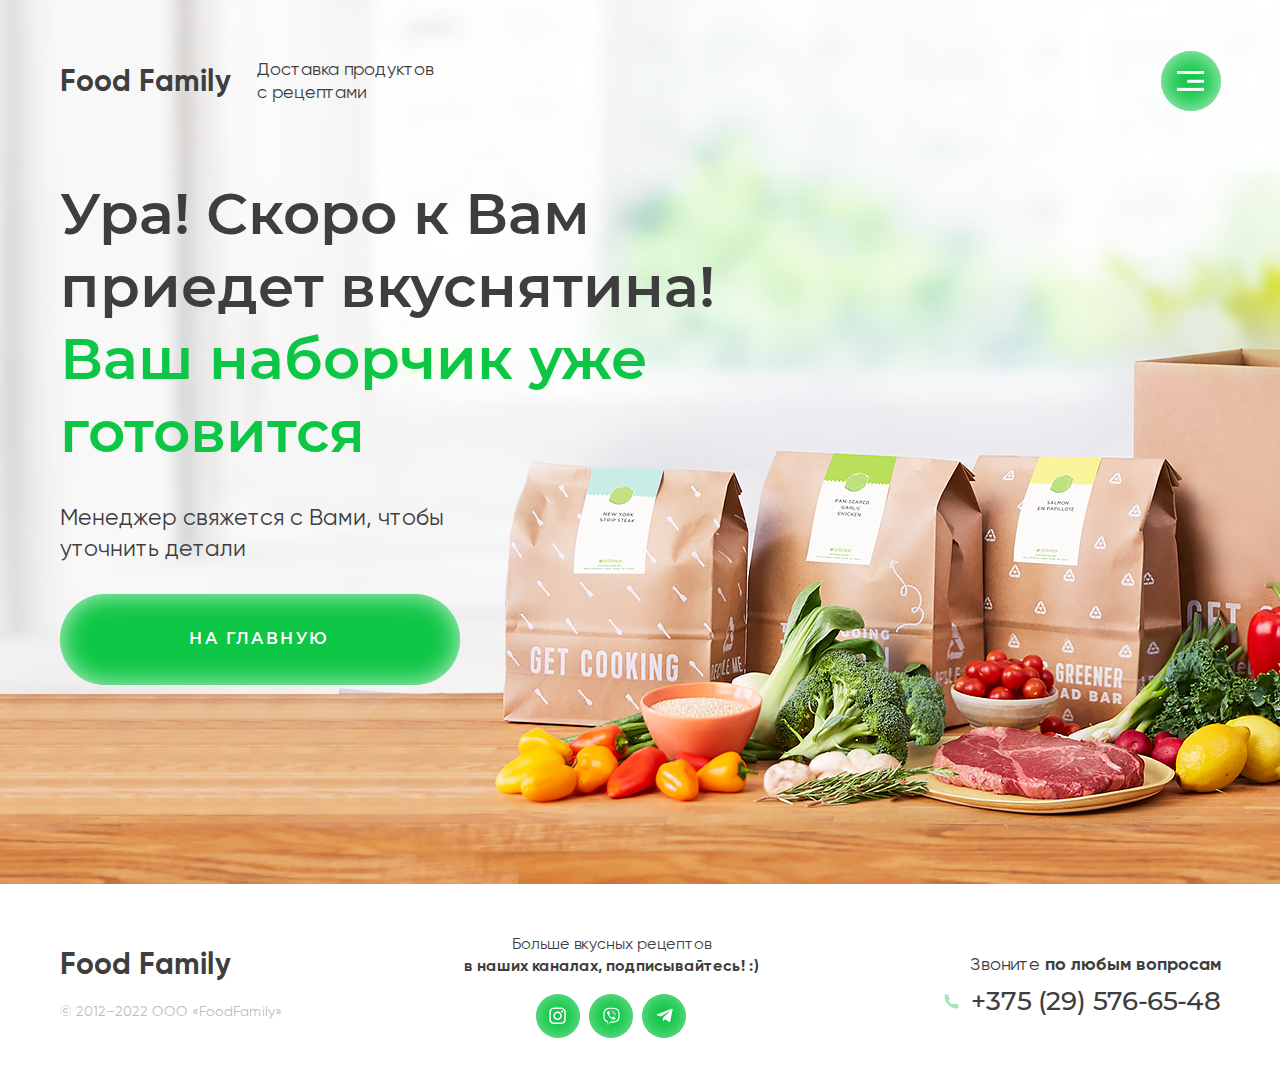
<file: thanks.html>
<!DOCTYPE html>
<html lang="ru">
<head>
	<meta charset="UTF-8">
	<title>Food Family</title>
	<meta name="viewport" content="width=device-width, initial-scale=1 , maximum-scale=1">
	<meta name="format-detection" content="telephone=no">
	<!-- title icon-->
	<link rel="shortcut icon" type="image/x-icon" href="Favicon.ico">
	<!-- libs css-->
	<link rel="stylesheet" href="css/libs.min.css">
	<!-- main css -->
	<link rel="stylesheet" href="css/main.css">
</head>
<body>
<div class="modal-dark"></div>
<div class="modal-form">
	<img src="img/close.svg" alt="" class="modal-form__close">
	<form action="#" class="modal-form__inner">
		<h2 class="modal-form__title">
			Начните готовить легко и быстро <br>
			с Food Family
		</h2>
		<input type="text" class="modal-form__input phone" placeholder="+375">
		<p class="modal-form__subtext">
			Укажите Ваш номер телефона, <br>
			пожалуйста
		</p>
		<p class="modal-form__politic">
			Нажимая кнопку "Оформить заказ" вы <br>
			соглашаетесь на обработку <a href="">персональных <br>данных</a>
		</p>
		<a href="#" class="modal-form__btn btn">
			оформить заказ
		</a>
	</form>
</div>
<div class="modal-menu" id="modal-menu">
	<img src="img/menu-close.svg" alt="" class="modal-menu__close">
	<div class="modal-menu-center">
		<div class="modal-menu-phone">
			<span class="modal-menu__title">
				Мы всегда на связи :)
			</span>
			<a href="tel:" class="modal-menu__number">
				+375 (29) 576-65-48
			</a>
			<span class="modal-menu__subtitle">
				Если возник вопрос — звоните или пишите
			</span>
			<div class="modal-menu-soc flex-a">
				<a href="#" class="modal-menu__link flex-c modal-menu__link--viber">
					<img src="img/viber-menu.svg" alt="">
				</a>
				<a href="#" class="modal-menu__link flex-c modal-menu__link--telegram">
					<img src="img/telegram-menu.svg" alt="">
				</a>
			</div>
		</div>
		<ul class="modal-menu-list">
			<li>
				<a href="#work">
					Как это работает
				</a>
			</li>
			<li>
				<a href="#catalog">
					Блюда
				</a>
			</li>
			<li>
				<a href="#probe">
					Что в наборе
				</a>
			</li>
			<li>
				<a href="#reviews">
					Отзывы
				</a>
			</li>
			<li>
				<a href="#questions">
					Вопросы
				</a>
			</li>
		</ul>
	</div>
</div>
<header class="header header--thanks">
	<img src="img/header-bg.jpg" alt="" class="section-bg pc-true">
	<img src="img/bg-thanks.jpg" alt="" class="section-bg mob-true">
	<img src="img/foliage.png" alt="" class="section-bg header-foliage pc-true">
	<img src="img/header-foliage-mobile.png" alt="" class="section-bg header-foliage mob-true">
	<nav class="nav">
		<div class="container">
			<div class="nav-logo flex-r">
				<div class="nav-logo-left flex-a">
					<h2 class="nav-logo__text">
						Food Family
					</h2>
					<p class="nav-logo__subtext">
						Доставка продуктов с рецептами
					</p>
				</div>
				<div class="nav-logo-right">
					<a href="#" class="nav-menu">
						<img src="img/menu.svg" alt="">
					</a>
				</div>
			</div>
		</div>
	</nav>
	<div class="header-content">
		<div class="container">
			<h1 class="header-content__title">
				Ура! Скоро <br class="mob-true">к Вам приедет вкуснятина!
				<span>Ваш наборчик уже готовится</span>
			</h1>
			<h2 class="header-content__subtext">
				Менеджер свяжется с Вами, чтобы уточнить детали
			</h2>
			<a href="index.html" class="btn header-content__btn btn-modal">
				на главную
			</a>
		</div>
	</div>
</header>
<footer class="footer">
	<div class="container">
		<div class="footer-row flex-r">
			<div class="footer-logo">
				<h2 class="nav-logo__text">
					Food Family
				</h2>
				<span class="footer-copy">
					© 2012–2022 ООО «FoodFamily» 
				</span>
			</div>
			<div class="footer-soc">
				<p class="footer-soc__title">
					Больше вкусных рецептов <br>
					<strong>в наших каналах, подписывайтесь! :)</strong>
				</p>
				<div class="footer-soc-row flex-a">
					<a href="#" class="footer-soc__link">
						<img src="img/instagram-icon.svg" alt="">
					</a>
					<a href="#" class="footer-soc__link">
						<img src="img/viber-icon.svg" alt="">
					</a>
					<a href="#" class="footer-soc__link">
						<img src="img/telegram-icon.svg" alt="">
					</a>
				</div>
			</div>
			<div class="footer-phone">
				<span class="footer-phone__title">
					Звоните <strong>по любым вопросам</strong>
				</span>
				<a href="tel:" class="footer-phone__number">
					<img src="img/phone-icon.svg" alt="">
					+375 (29) 576-65-48
				</a>
			</div>
		</div>
	</div>
</footer>
<!-- libs js -->
<script src="js/libs.min.js"></script>
<script src="js/common.js"></script>
</body>

</html>
</file>
<file: css/main.css>
@font-face {
  font-family: 'Montserrat';
  src: url("../fonts/Montserrat-SemiBold.woff2") format("woff2"), url("../fonts/Montserrat-SemiBold.woff") format("woff");
  font-weight: 600;
  font-style: normal;
  font-display: swap; }

@font-face {
  font-family: 'Gilroy';
  src: url("../fonts/Gilroy-Regular.woff2") format("woff2"), url("../fonts/Gilroy-Regular.woff") format("woff"), url("../fonts/Gilroy-Regular.svg#Gilroy-Regular") format("svg");
  font-weight: normal;
  font-style: normal;
  font-display: swap; }

@font-face {
  font-family: 'Gilroy';
  src: url("../fonts/Gilroy-Bold.woff2") format("woff2"), url("../fonts/Gilroy-Bold.woff") format("woff"), url("../fonts/Gilroy-Bold.svg#Gilroy-Bold") format("svg");
  font-weight: bold;
  font-style: normal;
  font-display: swap; }

@font-face {
  font-family: 'Gilroy';
  src: url("../fonts/Gilroy-SemiBold.woff2") format("woff2"), url("../fonts/Gilroy-SemiBold.woff") format("woff"), url("../fonts/Gilroy-SemiBold.svg#Gilroy-SemiBold") format("svg");
  font-weight: 600;
  font-style: normal;
  font-display: swap; }

@font-face {
  font-family: 'Gilroy';
  src: url("../fonts/Gilroy-Medium.woff2") format("woff2"), url("../fonts/Gilroy-Medium.woff") format("woff"), url("../fonts/Gilroy-Medium.svg#Gilroy-Medium") format("svg");
  font-weight: 500;
  font-style: normal;
  font-display: swap; }

@font-face {
  font-family: 'Muller';
  src: url("../fonts/MullerMedium.woff2") format("woff2"), url("../fonts/MullerMedium.woff") format("woff"), url("../fonts/MullerMedium.svg#MullerMedium") format("svg");
  font-weight: 500;
  font-style: normal;
  font-display: swap; }

@font-face {
  font-family: 'Muller';
  src: url("../fonts/MullerBold.woff2") format("woff2"), url("../fonts/MullerBold.woff") format("woff"), url("../fonts/MullerBold.svg#MullerBold") format("svg");
  font-weight: bold;
  font-style: normal;
  font-display: swap; }

@font-face {
  font-family: 'Montserrat';
  src: url("../fonts/Montserrat-Bold.woff2") format("woff2"), url("../fonts/Montserrat-Bold.woff") format("woff"), url("../fonts/Montserrat-Bold.svg#Montserrat-Bold") format("svg");
  font-weight: bold;
  font-style: normal;
  font-display: swap; }

@font-face {
  font-family: 'Montserrat';
  src: url("../fonts/Montserrat-Medium.woff2") format("woff2"), url("../fonts/Montserrat-Medium.woff") format("woff");
  font-weight: 500;
  font-style: normal;
  font-display: swap; }

.container {
  max-width: 1161px;
  margin-right: auto;
  margin-left: auto; }

.nav {
  padding-top: 51px; }

.nav-logo {
  display: -webkit-box;
  display: -ms-flexbox;
  display: flex;
  -webkit-box-align: center;
      -ms-flex-align: center;
          align-items: center; }

.header {
  min-height: 884px; }

.section-bg {
  position: absolute;
  left: 50%;
  -webkit-transform: translateX(-50%);
      -ms-transform: translateX(-50%);
          transform: translateX(-50%);
  top: 0;
  z-index: 0; }

.header-foliage {
  z-index: 1; }

header, footer, section {
  position: relative; }
  header .container, footer .container, section .container {
    position: relative;
    z-index: 10; }

.nav-logo__subtext {
  margin-left: 26px;
  font-family: 'Gilroy';
  font-style: normal;
  font-weight: 400;
  font-size: 18px;
  line-height: 126.5%;
  color: #3E3E3E;
  max-width: 177px; }

.nav-logo__text {
  font-family: 'Gilroy';
  font-style: normal;
  font-weight: 700;
  font-size: 30px;
  line-height: 103%;
  color: #3E3E3E; }

.nav {
  margin-bottom: 67px; }

.nav-menu {
  display: -webkit-box;
  display: -ms-flexbox;
  display: flex;
  -webkit-box-align: center;
      -ms-flex-align: center;
          align-items: center;
  -webkit-box-pack: center;
      -ms-flex-pack: center;
          justify-content: center;
  width: 60px;
  height: 60px;
  border-radius: 50%;
  background: #0EC645;
  -webkit-box-shadow: inset 0px 0px 26px rgba(255, 255, 255, 0.76);
          box-shadow: inset 0px 0px 26px rgba(255, 255, 255, 0.76);
  -webkit-transition: .4s all ease;
  -o-transition: .4s all ease;
  transition: .4s all ease; }
  .nav-menu:hover {
    background: #10de4d; }

.flex-c {
  display: -webkit-box;
  display: -ms-flexbox;
  display: flex;
  -webkit-box-align: center;
      -ms-flex-align: center;
          align-items: center;
  -webkit-box-pack: center;
      -ms-flex-pack: center;
          justify-content: center; }

.flex-a {
  display: -webkit-box;
  display: -ms-flexbox;
  display: flex;
  -webkit-box-align: center;
      -ms-flex-align: center;
          align-items: center; }

.flex-j {
  display: -webkit-box;
  display: -ms-flexbox;
  display: flex;
  -webkit-box-align: center;
      -ms-flex-align: center;
          align-items: center; }

.flex-r {
  display: -webkit-box;
  display: -ms-flexbox;
  display: flex;
  -webkit-box-align: center;
      -ms-flex-align: center;
          align-items: center;
  -webkit-box-pack: justify;
      -ms-flex-pack: justify;
          justify-content: space-between; }

.header-content__title {
  font-family: 'Montserrat';
  font-style: normal;
  font-weight: 700;
  font-size: 70px;
  line-height: 125.5%;
  text-transform: uppercase;
  color: #3E3E3E;
  max-width: 645px;
  margin-bottom: 31px; }

.price-discount__old {
  font-family: 'Muller';
  font-style: normal;
  font-weight: 500;
  font-size: 35.0426px;
  color: #AEAEAE;
  line-height: 118%;
  position: relative; }
  .price-discount__old::after {
    position: absolute;
    top: 50%;
    left: 50%;
    -webkit-transform: translate(-50%, -50%);
        -ms-transform: translate(-50%, -50%);
            transform: translate(-50%, -50%);
    height: 3.5px;
    background: #AEAEAE;
    content: '';
    display: block;
    width: 110%; }

.price-discount__new {
  display: -webkit-box;
  display: -ms-flexbox;
  display: flex;
  -webkit-box-align: center;
      -ms-flex-align: center;
          align-items: center;
  -webkit-box-sizing: border-box;
          box-sizing: border-box;
  padding-left: 14.4px;
  font-family: 'Muller';
  font-style: normal;
  font-weight: 700;
  font-size: 32.4785px;
  color: #FFFFFF;
  position: relative;
  width: 114.37px;
  height: 66.49px;
  background-size: cover;
  background-image: url("../img/discount.svg");
  margin-left: 22px;
  line-height: 118%; }

.header-content__subtitle {
  margin-top: 41px;
  font-family: 'Gilroy';
  font-style: normal;
  font-weight: 400;
  font-size: 23px;
  line-height: 135.5%;
  color: #3E3E3E;
  max-width: 401px;
  margin-bottom: 42px; }
  .header-content__subtitle strong {
    font-family: 'Gilroy';
    font-weight: 600; }
  .header-content__subtitle img {
    margin-right: 5px;
    margin-left: 5px; }

.btn {
  display: -webkit-inline-box;
  display: -ms-inline-flexbox;
  display: inline-flex;
  -webkit-box-align: center;
      -ms-flex-align: center;
          align-items: center;
  -webkit-box-pack: center;
      -ms-flex-pack: center;
          justify-content: center;
  height: 91px;
  background: #0EC645;
  -webkit-box-shadow: inset 0px 0px 26px rgba(255, 255, 255, 0.76);
          box-shadow: inset 0px 0px 26px rgba(255, 255, 255, 0.76);
  border-radius: 55px;
  -webkit-transition: .4s all ease;
  -o-transition: .4s all ease;
  transition: .4s all ease;
  font-family: 'Montserrat';
  font-style: normal;
  font-weight: 600;
  font-size: 16px;
  line-height: 103%;
  text-align: center;
  letter-spacing: 0.155em;
  text-transform: uppercase;
  color: #FFFFFF; }
  .btn:hover {
    background: #10de4d;
    color: #FFFFFF; }

.header-content__btn {
  padding: 0 81px; }

.section-title {
  font-family: 'Montserrat';
  font-style: normal;
  font-weight: 600;
  font-size: 50px;
  line-height: 125.5%;
  text-align: center;
  color: #3E3E3E; }
  .section-title span {
    color: #0EC645; }

.work {
  margin-top: -32px;
  z-index: 100;
  padding-bottom: 76px; }

.work-icon {
  margin-right: auto;
  margin-left: auto;
  width: 99px;
  height: 99px;
  background: #FFFFFF;
  border-radius: 50%;
  margin-bottom: 43px; }

.work-icon__inner {
  width: 79px;
  height: 79px;
  background: -webkit-linear-gradient(302.1deg, #F1A44A -0.3%, #FF8038 84.07%);
  background: -o-linear-gradient(302.1deg, #F1A44A -0.3%, #FF8038 84.07%);
  background: linear-gradient(147.9deg, #F1A44A -0.3%, #FF8038 84.07%);
  border-radius: 50%;
  -webkit-box-shadow: inset 0px 0px 19px rgba(255, 255, 255, 0.48);
          box-shadow: inset 0px 0px 19px rgba(255, 255, 255, 0.48); }

.work-img {
  margin-top: -10px;
  position: relative;
  right: 55px; }

.work-text {
  font-family: 'Gilroy';
  font-style: normal;
  font-weight: 400;
  font-size: 16px;
  line-height: 167.5%;
  text-align: center;
  color: #3E3E3E;
  max-width: 244px;
  width: 100%;
  margin-top: 14px; }
  .work-text:nth-child(2) {
    margin-left: 76px;
    margin-right: 69px;
    margin-top: 38px; }
  .work-text:last-child {
    max-width: 278px; }
  .work-text strong {
    font-family: 'Gilroy';
    font-style: normal;
    font-weight: 600; }

.work-row {
  display: -webkit-box;
  display: -ms-flexbox;
  display: flex;
  -webkit-box-align: start;
      -ms-flex-align: start;
          align-items: flex-start;
  -webkit-box-pack: center;
      -ms-flex-pack: center;
          justify-content: center; }

.catalog {
  margin-bottom: 71px; }

.catalog-row {
  margin-top: 42px;
  display: -webkit-box;
  display: -ms-flexbox;
  display: flex;
  -webkit-box-orient: vertical;
  -webkit-box-direction: normal;
      -ms-flex-direction: column;
          flex-direction: column;
  position: relative; }

.catalog-shrimp {
  position: absolute;
  z-index: 99;
  right: -258px;
  top: -138px; }

.catalog-block {
  width: 100%;
  margin-bottom: 51px;
  position: relative;
  z-index: 100; }
  .catalog-block:last-child {
    margin-bottom: 0; }

.catalog-block-img {
  width: 100%;
  height: 569px;
  background-size: cover;
  background-position: center;
  border-radius: 15px 15px 0px 0px; }

.catalog-block-compound {
  background: #F9F9F9;
  border-radius: 0px 0px 15px 15px;
  padding-top: 29px;
  padding-left: 41px;
  padding-right: 50px;
  padding-bottom: 30px; }

.catalog-block-calendar {
  display: -webkit-box;
  display: -ms-flexbox;
  display: flex;
  -webkit-box-orient: vertical;
  -webkit-box-direction: normal;
      -ms-flex-direction: column;
          flex-direction: column;
  -webkit-box-align: center;
      -ms-flex-align: center;
          align-items: center;
  -webkit-box-pack: center;
      -ms-flex-pack: center;
          justify-content: center;
  background-size: cover;
  background-position: center;
  background-image: url("../img/calendar.svg");
  width: 77px;
  height: 83px;
  -webkit-box-sizing: border-box;
          box-sizing: border-box;
  padding-top: 17px; }

.block-calendar__time {
  font-family: 'Gilroy';
  font-style: normal;
  font-weight: 500;
  font-size: 10px;
  line-height: 133%;
  color: #BDBDBD; }

.block-calendar__count {
  font-family: 'Montserrat';
  font-style: normal;
  font-weight: 600;
  font-size: 21px;
  line-height: 77%;
  color: #3E3E3E;
  margin-bottom: 4px; }

.block-calendar__date {
  font-family: 'Montserrat';
  font-style: normal;
  font-weight: 700;
  font-size: 10px;
  line-height: 77%;
  letter-spacing: 0.06em;
  text-transform: uppercase;
  color: #3E3E3E; }

.catalog-block-info {
  margin-left: 55px; }

.catalog-block__name {
  font-family: 'Gilroy';
  font-style: normal;
  font-weight: 500;
  font-size: 20px;
  line-height: 133%;
  color: #3E3E3E;
  max-width: 586px; }

.info-bottom-item {
  display: -webkit-box;
  display: -ms-flexbox;
  display: flex;
  -webkit-box-align: center;
      -ms-flex-align: center;
          align-items: center;
  margin-right: 32px;
  font-family: 'Gilroy';
  font-style: normal;
  font-weight: 500;
  font-size: 14px;
  line-height: 133%;
  color: #3E3E3E; }
  .info-bottom-item:last-child {
    margin-right: 0; }
  .info-bottom-item img {
    margin-right: 11px; }

.block-info-bottom {
  margin-top: 13px; }

.info-bottom-calorie {
  font-family: 'Gilroy';
  font-style: normal;
  font-weight: 500;
  font-size: 14px;
  line-height: 133%;
  color: #BDBDBD;
  margin-left: 45px; }

.work-caviar {
  position: absolute;
  left: 53%;
  -webkit-transform: translateX(-50%);
      -ms-transform: translateX(-50%);
          transform: translateX(-50%);
  top: 160px; }

.reviews {
  padding-top: 87px; }

.reviews__subtitle {
  text-align: center;
  font-family: 'Montserrat';
  font-style: normal;
  font-weight: 600;
  font-size: 24px;
  line-height: 125.5%;
  text-align: center;
  text-transform: uppercase;
  overflow: hidden;
  background: -webkit-linear-gradient(302.1deg, #F1A44A -0.3%, #FF8038 84.07%);
  background: -o-linear-gradient(302.1deg, #F1A44A -0.3%, #FF8038 84.07%);
  background: linear-gradient(147.9deg, #F1A44A -0.3%, #FF8038 84.07%);
  -webkit-background-clip: text;
  -webkit-text-fill-color: transparent;
  background-clip: text;
  text-fill-color: transparent;
  margin-top: 35px; }

.reviews-slider {
  margin-top: 49px; }

.reviews {
  padding-bottom: 159px; }

.slick-dots li {
  width: 9px;
  height: 9px;
  border-radius: 50%;
  -webkit-transition: .4s all ease;
  -o-transition: .4s all ease;
  transition: .4s all ease;
  background: #0EC645;
  opacity: 0.3;
  margin-left: 7px;
  margin-right: 7px; }

.slick-dots .slick-active {
  opacity: 1; }

.slick-dots li button:before {
  display: none; }

.slick-dots li button {
  display: none; }

.slick-dots {
  bottom: -88px; }

.questions-row {
  margin-top: 36px; }

.questions-block-top {
  position: relative;
  height: 78px;
  background: #FAFAFA;
  border-radius: 10px;
  display: -webkit-box;
  display: -ms-flexbox;
  display: flex;
  -webkit-box-align: center;
      -ms-flex-align: center;
          align-items: center;
  padding-left: 52px;
  -webkit-box-sizing: border-box;
          box-sizing: border-box;
  -webkit-transition: .2s all ease;
  -o-transition: .2s all ease;
  transition: .2s all ease;
  cursor: pointer;
  font-family: 'Gilroy';
  font-style: normal;
  font-weight: 600;
  font-size: 20px;
  line-height: 125.5%;
  color: #333333; }

.questions-block-arrow {
  position: absolute;
  top: 50%;
  -webkit-transform: translateY(-50%);
      -ms-transform: translateY(-50%);
          transform: translateY(-50%);
  -webkit-transition: .4s all ease;
  -o-transition: .4s all ease;
  transition: .4s all ease;
  right: 35px; }
  .questions-block-arrow path {
    -webkit-transition: .2s all ease;
    -o-transition: .2s all ease;
    transition: .2s all ease; }

.questions-block {
  margin-bottom: 15px;
  max-width: 770px;
  width: 100%; }
  .questions-block:last-child {
    margin-bottom: 0; }

.questions-row {
  display: -webkit-box;
  display: -ms-flexbox;
  display: flex;
  -webkit-box-align: center;
      -ms-flex-align: center;
          align-items: center;
  -webkit-box-orient: vertical;
  -webkit-box-direction: normal;
      -ms-flex-direction: column;
          flex-direction: column; }

.questions-block-content {
  padding-left: 52px;
  max-height: 0px;
  overflow: hidden;
  -webkit-transition: all 0.5s cubic-bezier(0, 1, 0, 1);
  -o-transition: all 0.5s cubic-bezier(0, 1, 0, 1);
  transition: all 0.5s cubic-bezier(0, 1, 0, 1); }
  .questions-block-content a {
    font-family: 'Montserrat';
    font-style: normal;
    font-weight: 600;
    font-size: 12px;
    line-height: 100%;
    letter-spacing: 0.155em;
    text-transform: uppercase;
    color: #0EC645;
    margin-left: 5px;
    -webkit-transition: .4s all ease;
    -o-transition: .4s all ease;
    transition: .4s all ease;
    border-bottom: 1px solid #0EC645; }
    .questions-block-content a:hover {
      color: #0EC645;
      border-color: transparent; }
  .questions-block-content p {
    max-width: 608px;
    font-family: 'Gilroy';
    font-style: normal;
    font-weight: 400;
    font-size: 16px;
    line-height: 143%;
    color: #3E3E3E; }

.questions-block-active .questions-block-content {
  padding-top: 25px;
  max-height: 100000px;
  -webkit-transition: all 0.5s ease-in-out;
  -o-transition: all 0.5s ease-in-out;
  transition: all 0.5s ease-in-out;
  padding-bottom: 10px; }

.questions-block-active .questions-block-top {
  background: #0EC645;
  -webkit-box-shadow: inset 0px 0px 26px rgba(255, 255, 255, 0.76);
          box-shadow: inset 0px 0px 26px rgba(255, 255, 255, 0.76);
  border-radius: 10px;
  color: #FFFFFF; }

.questions-block-active .questions-block-arrow {
  -webkit-transform: scale(1, -1) translateY(50%);
      -ms-transform: scale(1, -1) translateY(50%);
          transform: scale(1, -1) translateY(50%); }
  .questions-block-active .questions-block-arrow path {
    fill: #fff; }

.probe .section-title .price-discount {
  display: -webkit-inline-box;
  display: -ms-inline-flexbox;
  display: inline-flex;
  margin-left: 8px;
  position: relative;
  bottom: 5px; }

.probe .section-title .price-discount__old {
  color: #AEAEAE;
  font-size: 31.6223px;
  line-height: 118%;
  padding-top: 5px; }

.probe .section-title .price-discount__new {
  color: #fff;
  font-size: 29.3085px;
  line-height: 118%;
  width: 103.21px;
  height: 60px;
  padding-top: 5px; }

.probe__btn {
  margin-right: auto;
  margin-left: auto;
  width: 402px;
  display: -webkit-box;
  display: -ms-flexbox;
  display: flex;
  margin-top: 38px;
  font-weight: 600;
  font-size: 14px;
  line-height: 103%;
  letter-spacing: 0.155em;
  font-family: 'Montserrat';
  font-style: normal; }

.probe-video {
  width: 1162px;
  height: 668px;
  margin-top: 111px;
  position: relative;
  margin-bottom: 109px; }
  .probe-video .probe-video__mocap {
    position: absolute;
    top: -11px;
    left: 50%;
    -webkit-transform: translateX(-50%);
        -ms-transform: translateX(-50%);
            transform: translateX(-50%); }
  .probe-video video {
    width: 1162px;
    height: 668px;
    height: auto;
    display: none;
    background: red; }

.probe-inside__title {
  font-family: 'Montserrat';
  font-style: normal;
  font-weight: 600;
  font-size: 50px;
  line-height: 125.5%;
  color: #3E3E3E;
  margin-bottom: 22px; }

.probe-inside-block {
  width: 560px;
  height: 140px;
  background: #0EC645;
  -webkit-box-shadow: inset 0px 0px 26px rgba(255, 255, 255, 0.76);
          box-shadow: inset 0px 0px 26px rgba(255, 255, 255, 0.76);
  border-radius: 10px;
  display: -webkit-box;
  display: -ms-flexbox;
  display: flex;
  -webkit-box-align: center;
      -ms-flex-align: center;
          align-items: center;
  padding-left: 75px; }
  .probe-inside-block:last-child {
    padding-left: 34px; }

.probe-inside__counter {
  font-family: 'Gilroy';
  font-style: normal;
  font-weight: 700;
  font-size: 70px;
  line-height: 125.5%;
  text-align: center;
  color: #FFFFFF;
  margin-right: 30px; }

.probe-inside__text {
  font-family: 'Gilroy';
  font-style: normal;
  font-weight: 400;
  font-size: 20px;
  line-height: 131%;
  color: #FFFFFF; }
  .probe-inside__text strong {
    font-family: 'Gilroy';
    font-style: normal;
    font-weight: 600; }

.probe-inside {
  margin-bottom: 38px; }

.guarantee {
  -webkit-box-pack: center;
      -ms-flex-pack: center;
          justify-content: center; }

.guarantee__img {
  margin-right: 42px; }

.guarantee__text p {
  font-family: 'Gilroy';
  font-style: normal;
  font-weight: 500;
  font-size: 20px;
  line-height: 148.5%;
  color: #3E3E3E;
  max-width: 345px; }
  .guarantee__text p strong {
    font-family: 'Gilroy';
    font-style: normal;
    font-weight: 600; }

.guarantee__text--accent {
  font-family: 'Gilroy';
  font-style: normal;
  font-weight: 600;
  font-size: 20px;
  line-height: 148.5%;
  color: #0EC645;
  margin-top: 27px; }
  .guarantee__text--accent img {
    margin-left: 12px;
    position: relative;
    bottom: 4px; }

.suitable {
  width: 1161px;
  height: 463px;
  -webkit-box-shadow: inset 0px 0px 39px rgba(255, 255, 255, 0.52);
          box-shadow: inset 0px 0px 39px rgba(255, 255, 255, 0.52);
  border-radius: 15px;
  margin-right: auto;
  margin-left: auto;
  background-size: cover;
  background-position: center;
  margin-top: 54px; }

.suitable-block {
  display: -webkit-box;
  display: -ms-flexbox;
  display: flex;
  -webkit-box-orient: vertical;
  -webkit-box-direction: normal;
      -ms-flex-direction: column;
          flex-direction: column;
  -webkit-box-align: center;
      -ms-flex-align: center;
          align-items: center;
  text-align: center;
  width: 567px;
  height: 322px;
  background: #FFFFFF;
  border-radius: 10px;
  padding-top: 40px; }

.suitable-block__title {
  font-family: 'Montserrat';
  font-style: normal;
  font-weight: 600;
  font-size: 37px;
  line-height: 125.5%;
  color: #3E3E3E; }

.suitable-block__subtext {
  max-width: 463px;
  font-family: 'Gilroy';
  font-style: normal;
  font-weight: 400;
  font-size: 17px;
  line-height: 131%;
  color: #BDBDBD;
  min-height: 59px;
  margin-bottom: 14px;
  margin-top: 15px; }

.suitable-block__btn {
  width: 402px;
  font-size: 14px;
  line-height: 103%;
  letter-spacing: 0.155em; }

.probe {
  padding-bottom: 102px; }

.probe-bg {
  position: absolute;
  bottom: 0;
  left: 50%;
  -webkit-transform: translateX(-50%);
      -ms-transform: translateX(-50%);
          transform: translateX(-50%); }

.last {
  min-height: 783px;
  margin-top: 24px;
  padding-top: 225px;
  text-align: left; }
  .last .container {
    padding-left: 530px; }
  .last .section-title {
    text-align: left;
    margin-bottom: 26px; }
  .last .price-discount__old {
    color: #AEAEAE;
    font-size: 31.6223px;
    line-height: 118%;
    padding-top: 5px; }
  .last .price-discount__new {
    color: #fff;
    font-size: 29.3085px;
    line-height: 118%;
    width: 103.21px;
    height: 60px;
    padding-top: 5px; }

.last-discount {
  margin-top: 26px;
  font-family: 'Gilroy';
  font-style: normal;
  font-weight: normal;
  font-size: 18px;
  line-height: 125.5%;
  color: #3E3E3E; }
  .last-discount strong {
    font-family: 'Gilroy';
    font-weight: 600; }
  .last-discount img {
    margin-right: 13px;
    position: relative;
    bottom: 2px; }

.last__btn {
  font-weight: 600;
  font-size: 14px;
  line-height: 103%;
  width: 402px;
  margin-top: 39px; }

.footer {
  padding-top: 49px;
  padding-bottom: 48px; }

.footer-copy {
  margin-top: 22px;
  font-family: 'Gilroy';
  font-style: normal;
  font-weight: 400;
  font-size: 14px;
  line-height: 136.5%;
  text-align: center;
  color: #BDBDBD;
  display: inline-block; }

.footer-soc__title {
  font-family: 'Gilroy';
  font-style: normal;
  font-weight: 400;
  font-size: 16px;
  line-height: 136.5%;
  text-align: center;
  color: #3E3E3E;
  max-width: 300px;
  margin-bottom: 17px; }

.footer-soc__link {
  width: 44.32px;
  height: 44.32px;
  border-radius: 50%;
  display: -webkit-box;
  display: -ms-flexbox;
  display: flex;
  -webkit-box-align: center;
      -ms-flex-align: center;
          align-items: center;
  -webkit-box-pack: center;
      -ms-flex-pack: center;
          justify-content: center;
  background: #0EC645;
  -webkit-box-shadow: inset 0px 0px 19px rgba(255, 255, 255, 0.48);
          box-shadow: inset 0px 0px 19px rgba(255, 255, 255, 0.48);
  margin-right: 9px;
  -webkit-transition: .4s all ease;
  -o-transition: .4s all ease;
  transition: .4s all ease; }
  .footer-soc__link:hover {
    background: #10de4d; }
  .footer-soc__link:last-child {
    margin-right: 0; }

.footer-soc-row {
  -webkit-box-pack: center;
      -ms-flex-pack: center;
          justify-content: center; }

.footer-phone {
  display: -webkit-box;
  display: -ms-flexbox;
  display: flex;
  -webkit-box-orient: vertical;
  -webkit-box-direction: normal;
      -ms-flex-direction: column;
          flex-direction: column;
  -webkit-box-align: end;
      -ms-flex-align: end;
          align-items: flex-end;
  text-align: right; }

.footer-phone__title {
  font-family: 'Gilroy';
  font-style: normal;
  font-weight: 400;
  font-size: 18px;
  line-height: 125.5%;
  color: #3E3E3E;
  margin-bottom: 9px;
  display: inline-block; }

.footer-phone__number {
  display: -webkit-box;
  display: -ms-flexbox;
  display: flex;
  -webkit-box-align: center;
      -ms-flex-align: center;
          align-items: center;
  -webkit-transition: .4s all ease;
  -o-transition: .4s all ease;
  transition: .4s all ease;
  font-family: 'Montserrat';
  font-style: normal;
  font-weight: 500;
  font-size: 26px;
  line-height: 125.5%;
  color: #3E3E3E; }
  .footer-phone__number:hover {
    color: #4b4b4b; }
  .footer-phone__number img {
    margin-right: 9px; }

.modal-dark {
  position: fixed;
  left: 0;
  right: 0;
  top: 0;
  bottom: 0;
  width: 100%;
  height: 100%;
  background: #292929;
  opacity: 0;
  visibility: hidden;
  z-index: 1000000000;
  -webkit-transition: .4s all ease;
  -o-transition: .4s all ease;
  transition: .4s all ease; }

.modal-dark-active {
  opacity: 0.6;
  visibility: visible; }

.modal-form {
  position: fixed;
  z-index: 10000000000;
  -webkit-transition: .6s all ease;
  -o-transition: .6s all ease;
  transition: .6s all ease;
  top: 50%;
  left: 50%;
  -webkit-transform: translate(-50%, -50%);
      -ms-transform: translate(-50%, -50%);
          transform: translate(-50%, -50%);
  background: #F4F4F4;
  border-radius: 32px;
  padding-top: 82px;
  padding-left: 95px;
  padding-bottom: 89px;
  text-align: left;
  padding-right: 94px;
  opacity: 0;
  visibility: hidden; }

.modal-form-active {
  opacity: 1;
  visibility: visible; }

.modal-form__close {
  position: absolute;
  cursor: pointer;
  top: 28px;
  right: 28px; }

.modal-form__title {
  font-family: 'Montserrat';
  font-style: normal;
  font-weight: 600;
  font-size: 40px;
  line-height: 125.5%;
  color: #3E3E3E;
  margin-bottom: 28px; }

.modal-form__inner {
  max-width: 415px; }

.modal-form__input {
  width: 415px;
  height: 91px;
  background: #FFFFFF;
  border: 1px solid #E6E6E6;
  border-radius: 9px;
  padding-left: 37px;
  font-family: 'Montserrat';
  font-style: normal;
  font-weight: 600;
  font-size: 18px;
  line-height: 103%;
  letter-spacing: 0.155em;
  text-transform: uppercase;
  color: #3E3E3E; }
  .modal-form__input::-webkit-input-placeholder {
    font-family: 'Montserrat';
    font-style: normal;
    font-weight: 600;
    font-size: 18px;
    line-height: 103%;
    letter-spacing: 0.155em;
    text-transform: uppercase;
    color: #3E3E3E; }
  .modal-form__input::-moz-placeholder {
    font-family: 'Montserrat';
    font-style: normal;
    font-weight: 600;
    font-size: 18px;
    line-height: 103%;
    letter-spacing: 0.155em;
    text-transform: uppercase;
    color: #3E3E3E; }
  .modal-form__input:-ms-input-placeholder {
    font-family: 'Montserrat';
    font-style: normal;
    font-weight: 600;
    font-size: 18px;
    line-height: 103%;
    letter-spacing: 0.155em;
    text-transform: uppercase;
    color: #3E3E3E; }
  .modal-form__input::-ms-input-placeholder {
    font-family: 'Montserrat';
    font-style: normal;
    font-weight: 600;
    font-size: 18px;
    line-height: 103%;
    letter-spacing: 0.155em;
    text-transform: uppercase;
    color: #3E3E3E; }
  .modal-form__input::placeholder {
    font-family: 'Montserrat';
    font-style: normal;
    font-weight: 600;
    font-size: 18px;
    line-height: 103%;
    letter-spacing: 0.155em;
    text-transform: uppercase;
    color: #3E3E3E; }

.modal-form__subtext {
  margin-top: 18px;
  font-family: 'Montserrat';
  font-style: normal;
  font-weight: 500;
  font-size: 16px;
  line-height: 143.5%;
  color: #333333;
  margin-bottom: 18px; }

.modal-form__politic {
  font-family: 'Montserrat';
  font-style: normal;
  font-weight: 500;
  font-size: 14px;
  line-height: 143.5%;
  color: #BDBDBD;
  max-width: 387px; }
  .modal-form__politic a {
    color: #3884DE;
    line-height: 100%;
    text-decoration: underline;
    -webkit-transition: .4s all ease;
    -o-transition: .4s all ease;
    transition: .4s all ease; }
    .modal-form__politic a:hover {
      color: #3884DE;
      text-decoration: none; }

.modal-form__btn {
  cursor: pointer;
  border: none;
  width: 415px;
  margin-top: 30px;
  background: #0EC645;
  /* Inner Shadow */
  -webkit-box-shadow: inset 0px 0px 26px rgba(255, 255, 255, 0.76);
          box-shadow: inset 0px 0px 26px rgba(255, 255, 255, 0.76);
  border-radius: 55px;
  font-family: 'Montserrat';
  font-style: normal;
  font-weight: 600;
  font-size: 16px;
  line-height: 103%; }

.questions__img {
  position: absolute;
  left: -400px;
  top: -210px; }

.suitable {
  position: relative; }

.suitable__fish {
  position: absolute;
  right: -250px;
  bottom: -200px; }

.probe-inner__bg {
  position: absolute;
  top: 200px;
  right: -390px; }

.probe-video__img {
  max-width: 100%;
  position: relative;
  z-index: 10000; }

.probe__btn {
  position: relative;
  z-index: 10000; }

.modal-menu {
  position: fixed;
  right: 0;
  top: 0;
  height: 100vh;
  width: 789px;
  z-index: 10000000000000;
  -webkit-transition: .4s all ease;
  -o-transition: .4s all ease;
  transition: .4s all ease;
  padding-left: 109px;
  background: #fff;
  display: -webkit-box;
  display: -ms-flexbox;
  display: flex;
  -webkit-box-align: center;
      -ms-flex-align: center;
          align-items: center;
  -webkit-transform: translateX(100%);
      -ms-transform: translateX(100%);
          transform: translateX(100%); }

.modal-menu-active {
  -webkit-transform: translateX(0%);
      -ms-transform: translateX(0%);
          transform: translateX(0%); }

.modal-menu-phone {
  display: -webkit-box;
  display: -ms-flexbox;
  display: flex;
  -webkit-box-orient: vertical;
  -webkit-box-direction: normal;
      -ms-flex-direction: column;
          flex-direction: column; }

.modal-menu__title {
  font-family: 'Montserrat';
  font-style: normal;
  font-weight: 600;
  font-size: 33px;
  line-height: 125.5%;
  color: #3E3E3E; }

.modal-menu__number {
  font-family: 'Montserrat';
  font-style: normal;
  font-weight: 500;
  font-size: 46px;
  line-height: 125.5%;
  color: #0EC645;
  display: inline-block;
  margin-top: 16px;
  margin-bottom: 12px;
  -webkit-transition: .4s all ease;
  -o-transition: .4s all ease;
  transition: .4s all ease; }
  .modal-menu__number:hover {
    color: #10de4d; }

.modal-menu__subtitle {
  font-family: 'Gilroy';
  font-style: normal;
  font-weight: 500;
  font-size: 22px;
  line-height: 125.5%;
  color: #3E3E3E; }

.modal-menu__close {
  position: absolute;
  top: 57px;
  right: 86px;
  cursor: pointer; }

.modal-menu__link {
  width: 59px;
  height: 59px;
  border-radius: 50%;
  margin-right: 12px;
  -webkit-transition: .4s all ease;
  -o-transition: .4s all ease;
  transition: .4s all ease; }
  .modal-menu__link:last-child {
    margin-right: 0; }

.modal-menu__link--viber {
  background: #6F50D5;
  -webkit-box-shadow: inset 0px 0px 19px rgba(255, 255, 255, 0.48);
          box-shadow: inset 0px 0px 19px rgba(255, 255, 255, 0.48); }
  .modal-menu__link--viber:hover {
    background: #8065da; }

.modal-menu__link--telegram {
  background: #2BA2DE;
  -webkit-box-shadow: inset 0px 0px 19px rgba(255, 255, 255, 0.48);
          box-shadow: inset 0px 0px 19px rgba(255, 255, 255, 0.48); }
  .modal-menu__link--telegram:hover {
    background: #41ace1; }

.modal-menu-soc {
  margin-top: 22px; }

.modal-menu-list {
  margin-top: 69px; }
  .modal-menu-list li {
    margin-bottom: 29px; }
    .modal-menu-list li:last-child {
      margin-bottom: 0; }
  .modal-menu-list a {
    font-family: 'Montserrat';
    font-style: normal;
    font-weight: 500;
    font-size: 27px;
    line-height: 125.5%;
    text-transform: uppercase;
    color: #0EC645;
    -webkit-transition: .4s all ease;
    -o-transition: .4s all ease;
    transition: .4s all ease; }
    .modal-menu-list a:hover {
      color: #10de4d; }

.header--thanks .header-content__title {
  font-family: 'Montserrat';
  font-style: normal;
  font-weight: 600;
  font-size: 58px;
  line-height: 125.5%;
  color: #3E3E3E;
  text-transform: none;
  max-width: 713px;
  margin-bottom: 34px; }
  .header--thanks .header-content__title span {
    color: #0EC645; }

.header--thanks .header-content__subtext {
  font-family: 'Gilroy';
  font-style: normal;
  font-weight: 400;
  font-size: 23px;
  line-height: 135.5%;
  color: #3E3E3E;
  max-width: 409px;
  margin-bottom: 30px; }

.header--thanks .header-content__btn {
  width: 400px; }

.header--2 .header-content__title {
  font-size: 70px;
  line-height: 125.5%;
  text-transform: uppercase;
  margin-bottom: 38px;
  font-weight: 700;
  max-width: 700px; }

.header--2 .header-content__subtitle {
  font-weight: 400;
  font-size: 34px;
  line-height: 117%;
  color: #3E3E3E;
  max-width: 541px;
  margin-top: 0; }

.header--2 .header-content__btn {
  width: 393px;
  height: 91px;
  font-family: 'Montserrat';
  font-style: normal;
  font-weight: 600;
  font-size: 16px;
  line-height: 103%; }

.header--2 .nav {
  margin-bottom: 82px; }

.btn-transparent {
  -webkit-box-sizing: border-box;
          box-sizing: border-box;
  display: -webkit-box;
  display: -ms-flexbox;
  display: flex;
  width: 393px;
  height: 91px;
  background: transparent;
  border: 1px solid #0EC645;
  border-radius: 55px;
  font-family: 'Montserrat';
  font-style: normal;
  font-weight: 600;
  font-size: 16px;
  line-height: 103%;
  letter-spacing: 0.155em;
  text-transform: uppercase;
  color: #0EC645;
  margin-bottom: 29px; }
  .btn-transparent:hover {
    border-color: #10de4d; }

.suitable--2 {
  width: 1161px;
  height: 531px;
  -webkit-box-shadow: inset 0px 0px 39px rgba(255, 255, 255, 0.52);
          box-shadow: inset 0px 0px 39px rgba(255, 255, 255, 0.52);
  border-radius: 15px; }
  .suitable--2 .suitable-block {
    width: 981px;
    height: 374px;
    background: #FFFFFF;
    border-radius: 10px;
    padding-top: 61px; }
  .suitable--2 .suitable-block__btn {
    margin-top: 38px;
    width: 402px;
    height: 91px;
    border-radius: 55px;
    font-family: 'Montserrat';
    font-style: normal;
    font-weight: 600;
    font-size: 14px;
    line-height: 103%; }

.catalog--2 {
  padding-top: 83px;
  border-top: 1px solid #E5E5E5;
  margin-top: 20px;
  margin-bottom: 59px; }

.catalog--2-top {
  display: -webkit-box;
  display: -ms-flexbox;
  display: flex;
  -webkit-box-orient: vertical;
  -webkit-box-direction: normal;
      -ms-flex-direction: column;
          flex-direction: column;
  -webkit-box-align: center;
      -ms-flex-align: center;
          align-items: center;
  text-align: center;
  margin-bottom: 81px; }
  .catalog--2-top .catalog--2__title {
    font-family: 'Montserrat';
    font-style: normal;
    font-weight: 700;
    font-size: 70px;
    line-height: 125.5%;
    text-align: center;
    text-transform: uppercase;
    color: #3E3E3E;
    margin-bottom: 36px;
    position: relative;
    max-width: 622px; }
  .catalog--2-top .header-content__subtitle {
    font-family: 'Gilroy';
    font-style: normal;
    font-weight: 400;
    font-size: 28px;
    line-height: 135.5%;
    max-width: 521px;
    margin-bottom: 0;
    margin-top: 23px; }
  .catalog--2-top .price-discount__old {
    font-family: 'Muller';
    font-style: normal;
    font-weight: 500;
    font-size: 42.4114px;
    line-height: 118%;
    color: #AEAEAE;
    padding-top: 6px; }
  .catalog--2-top .price-discount__new {
    width: 138.42px;
    height: 80.47px;
    padding-left: 17.44px;
    margin-left: 26.6px;
    padding-top: 6px;
    font-family: 'Muller';
    font-style: normal;
    font-weight: 700;
    font-size: 39.3081px;
    line-height: 118%;
    color: #FFFFFF;
    background-image: url("../img/discount-big.svg");
    position: relative; }
  .catalog--2-top .price-discount__old::after {
    height: 4.13769px; }

.price-discount__percent {
  position: absolute;
  font-family: 'Muller';
  font-style: normal;
  font-weight: 700;
  font-size: 29px;
  line-height: 118%;
  color: #EB5757;
  -webkit-transform: rotate(-27.31deg);
      -ms-transform: rotate(-27.31deg);
          transform: rotate(-27.31deg);
  right: -91px;
  top: 20px; }

.catalog--2-new {
  width: 241.64px;
  height: 66.01px;
  display: -webkit-box;
  display: -ms-flexbox;
  display: flex;
  -webkit-box-align: center;
      -ms-flex-align: center;
          align-items: center;
  -webkit-box-pack: center;
      -ms-flex-pack: center;
          justify-content: center;
  background: #0EC645;
  -webkit-box-shadow: inset 0px 0px 26px rgba(255, 255, 255, 0.76);
          box-shadow: inset 0px 0px 26px rgba(255, 255, 255, 0.76);
  border-radius: 13px;
  -webkit-transform: rotate(-6.31deg);
      -ms-transform: rotate(-6.31deg);
          transform: rotate(-6.31deg);
  position: absolute;
  font-family: 'Montserrat';
  font-style: normal;
  font-weight: 600;
  font-size: 20px;
  line-height: 139%;
  text-align: center;
  text-transform: uppercase;
  color: #FFFFFF;
  top: 62px;
  right: -125.44px; }

.catalog-caviar {
  position: absolute;
  top: -50px;
  left: -382px; }

.probe-2 .probe__btn {
  width: 440px;
  height: 91px;
  margin-top: 37px;
  font-size: 16px;
  line-height: 131%;
  letter-spacing: 0.155em; }

.probe-2 .probe-inner__bg {
  top: 160px; }

.probe-2--discount {
  display: -webkit-box;
  display: -ms-flexbox;
  display: flex;
  -webkit-box-align: center;
      -ms-flex-align: center;
          align-items: center;
  -webkit-box-pack: center;
      -ms-flex-pack: center;
          justify-content: center; }
  .probe-2--discount .price-discount__old {
    font-family: 'Muller';
    font-style: normal;
    font-weight: 500;
    font-size: 45.4073px;
    line-height: 118%;
    color: #AEAEAE;
    padding-top: 5px; }
    .probe-2--discount .price-discount__old::after {
      height: 4.4px; }
  .probe-2--discount .price-discount__new {
    width: 148.2px;
    height: 86.16px;
    padding-left: 18.6px;
    font-family: 'Muller';
    font-style: normal;
    font-weight: 700;
    font-size: 42.3px;
    line-height: 118%;
    color: #FFFFFF;
    margin-left: 27.69px;
    padding-top: 5px;
    background-image: url("../img/discount-big.svg"); }

@media screen and (min-width: 1000px) {
  .mob-true {
    display: none; } }

@media screen and (max-width: 1000px) {
  .container {
    max-width: 300px; }
  .modal-menu {
    height: 100%; }
  .header-content {
    text-align: center; }
  .pc-true {
    display: none !important; }
  .nav-logo__subtext {
    display: none; }
  .header-content__title {
    font-size: 32px;
    line-height: 125.5%;
    margin-bottom: 20px; }
  .nav-menu {
    width: 57px;
    height: 57px; }
  .nav {
    padding-top: 65px;
    margin-bottom: 53px; }
  .price-discount {
    -webkit-box-pack: center;
        -ms-flex-pack: center;
            justify-content: center; }
  .header-content__subtitle {
    font-size: 19px;
    line-height: 135.5%;
    max-width: 314px;
    margin-bottom: 27px;
    margin-top: 26px; }
  .header {
    min-height: 794px; }
  .header-content__btn {
    font-size: 13px;
    line-height: 103%;
    width: 100%;
    padding: 0;
    height: 77px;
    border-radius: 55px; }
  .header-foliage {
    position: absolute;
    -webkit-transform: none;
        -ms-transform: none;
            transform: none;
    left: 0;
    top: 555px;
    display: none; }
  .work-icon {
    display: none; }
  .work-img {
    display: none; }
  .work {
    padding-top: 66px;
    margin-top: 0; }
  .section-title {
    font-size: 24px;
    line-height: 125.5%; }
  .work-row {
    -webkit-box-orient: vertical;
    -webkit-box-direction: normal;
        -ms-flex-direction: column;
            flex-direction: column; }
  .work-text {
    margin: 0; }
  .work-text:nth-child(2) {
    margin: 0; }
  .work-row {
    -webkit-box-align: center;
        -ms-flex-align: center;
            align-items: center;
    margin-top: 50px; }
  .catalog-shrimp {
    display: none; }
  .catalog .section-title br {
    display: none; }
  .catalog-row {
    margin-top: 30px; }
  .catalog-block-img {
    height: 197px;
    border-radius: 15px 15px 0px 0px; }
  .catalog-block-compound {
    padding: 0;
    -webkit-box-orient: vertical;
    -webkit-box-direction: normal;
        -ms-flex-direction: column;
            flex-direction: column;
    -webkit-box-align: start;
        -ms-flex-align: start;
            align-items: flex-start; }
  .catalog-block-calendar {
    display: none; }
  .catalog-block-info {
    margin-left: 0;
    padding-top: 22px;
    padding-left: 27px;
    padding-right: 21px; }
  .block-info-bottom {
    -ms-flex-wrap: wrap;
        flex-wrap: wrap; }
  .catalog-block__name {
    font-family: 'Gilroy';
    font-style: normal;
    font-weight: 500;
    font-size: 18px;
    line-height: 126%;
    color: #3E3E3E; }
  .block-info-bottom {
    margin-top: 6px;
    -webkit-box-pack: justify;
        -ms-flex-pack: justify;
            justify-content: space-between; }
  .info-bottom-item {
    font-size: 12px;
    line-height: 126%;
    margin-right: 0;
    max-width: 93px; }
  .info-bottom-calorie {
    margin-left: 0;
    margin-top: 13px; }
  .catalog-block-compound {
    padding-bottom: 32px; }
  .catalog-block {
    margin-bottom: 39px; }
  .catalog-block__date {
    font-family: 'Gilroy';
    font-style: normal;
    font-weight: 500;
    font-size: 14px;
    line-height: 126%;
    color: #BDBDBD;
    margin-top: 10px;
    margin-bottom: 12px; }
    .catalog-block__date span {
      color: #3E3E3E; }
    .catalog-block__date strong {
      font-weight: 700;
      color: #3E3E3E; }
  .probe .section-title .price-discount__new {
    width: auto;
    height: auto;
    background: transparent;
    font-size: 24px;
    line-height: 125.5%;
    color: #F79543;
    padding: 0;
    margin: 0;
    margin-left: 9px; }
  .probe .section-title .price-discount__old {
    font-size: 24px;
    line-height: 125.5%;
    padding: 0;
    margin: 0; }
  .probe .section-title br {
    display: none; }
  .probe .section-title .price-discount__old::after {
    height: 2.32735px; }
  .probe .section-title .price-discount {
    position: static; }
  .catalog {
    margin-bottom: 40px; }
  .probe__btn {
    margin-top: 17px;
    width: 100%;
    font-size: 13px;
    line-height: 128.5%;
    text-align: center;
    letter-spacing: 0.155em; }
  .btn {
    width: 100%;
    height: 77px; }
  .questions-block-top {
    min-height: 65px;
    background: #FAFAFA;
    border-radius: 9px;
    padding-left: 23px;
    padding-right: 62px;
    font-size: 18px;
    line-height: 125.5%;
    padding-top: 12px;
    padding-bottom: 12px; }
  .questions-row {
    margin-top: 18px; }
  .questions-block {
    margin-bottom: 14px; }
  .questions-block-arrow {
    right: 17px; }
  .questions-block-content {
    padding-left: 23px; }
  .questions-block-active .questions-block-content {
    padding-top: 10px; }
  .questions-block-content p {
    font-size: 15px;
    line-height: 143%;
    max-width: 281px; }
  .questions-block-content a {
    margin-left: 0; }
  .questions-block-top {
    padding-right: 104px; }
  .questions-block--line .questions-block-top {
    padding-right: 74px;
    padding-top: 0px;
    padding-bottom: 0;
    height: 93px; }
  .last .container {
    padding-left: 0; }
  .last {
    padding-top: 48px;
    margin-top: 54px;
    text-align: center;
    min-height: 734px; }
  .last .section-title {
    text-align: center; }
  .last-discount {
    -webkit-box-pack: center;
        -ms-flex-pack: center;
            justify-content: center; }
  .last__btn {
    height: 77px;
    background: #0EC645;
    -webkit-box-shadow: inset 0px 0px 26px rgba(255, 255, 255, 0.76);
            box-shadow: inset 0px 0px 26px rgba(255, 255, 255, 0.76);
    border-radius: 55px;
    margin-top: 23px;
    font-size: 13px;
    line-height: 128.5%;
    text-align: center;
    letter-spacing: 0.155em; }
    .last__btn strong {
      font-weight: 600; }
  .last .section-title {
    margin-bottom: 20px; }
  .modal-form {
    width: 384px;
    height: 542px;
    background: #F4F4F4;
    border-radius: 17px;
    padding-top: 41px;
    padding-left: 44px;
    padding-right: 30px;
    height: auto;
    padding-bottom: 53px; }
  .modal-form__title {
    font-size: 24px;
    line-height: 125.5%;
    max-width: 245px;
    margin-bottom: 21px; }
  .modal-form__close {
    top: 34px;
    right: 34px; }
  .modal-form__input {
    width: 300px;
    height: 77px;
    background: #FFFFFF;
    border: 1px solid #E6E6E6;
    border-radius: 9px;
    padding-left: 30px;
    background: #FFFFFF;
    border: 1px solid #E6E6E6;
    border-radius: 9px;
    font-size: 18px;
    line-height: 103%; }
  .modal-form__subtext {
    font-size: 16px;
    line-height: 143.5%;
    max-width: 271px; }
    .modal-form__subtext br {
      display: none; }
  .modal-form__inner {
    max-width: 300px;
    width: 100%; }
  .modal-form__politic {
    font-family: 'Montserrat';
    font-style: normal;
    font-weight: 500;
    font-size: 13px;
    line-height: 143.5%;
    /* or 19px */
    /* Gray 4 */
    color: #BDBDBD;
    max-width: 306px; }
  .modal-form__btn {
    margin-top: 20px;
    width: 300px;
    height: 77px;
    font-family: 'Montserrat';
    font-style: normal;
    font-weight: 600;
    font-size: 13px;
    line-height: 103%;
    text-align: center;
    letter-spacing: 0.155em; }
  .header-content__subtitle img {
    margin-right: 2.5px;
    margin-left: 2.5px; }
  .footer .container {
    position: static; }
  .footer-copy {
    position: absolute;
    left: 50%;
    -webkit-transform: translateX(-50%);
        -ms-transform: translateX(-50%);
            transform: translateX(-50%);
    bottom: 28px;
    width: 100%; }
  .footer-row {
    display: -webkit-box;
    display: -ms-flexbox;
    display: flex;
    -webkit-box-orient: vertical;
    -webkit-box-direction: normal;
        -ms-flex-direction: column;
            flex-direction: column;
    -webkit-box-align: center;
        -ms-flex-align: center;
            align-items: center; }
  .footer {
    padding-top: 33px;
    padding-bottom: 76px; }
  .nav-logo__text {
    margin-bottom: 25px; }
  .footer-soc__title {
    margin-bottom: 17px; }
  .footer-soc-row {
    margin-bottom: 30px; }
  .footer-phone {
    -webkit-box-align: center;
        -ms-flex-align: center;
            align-items: center; }
  .suitable {
    width: auto;
    height: auto;
    background: transparent;
    border-radius: 0px;
    background-image: none !important; }
  .suitable-block {
    width: auto;
    height: auto;
    padding-top: 47px;
    background: #FFFFFF;
    border-radius: 10px;
    padding-bottom: 57px;
    width: 100%;
    padding-right: 24.5px;
    padding-left: 24.5px; }
  .probe {
    padding-bottom: 54px; }
    .probe .container {
      max-width: 349px; }
  .suitable-block__title {
    font-size: 24px;
    line-height: 125.5%; }
  .suitable-block__subtext {
    font-size: 17px;
    line-height: 131%;
    max-width: 293px;
    margin-top: 23px;
    margin-bottom: 30px; }
  .probe__btn {
    width: 300px; }
  .guarantee {
    -webkit-box-orient: vertical;
    -webkit-box-direction: normal;
        -ms-flex-direction: column;
            flex-direction: column;
    -webkit-box-align: center;
        -ms-flex-align: center;
            align-items: center; }
  .guarantee__img {
    margin-right: 0;
    max-width: 185px; }
  .probe-inside-row {
    -webkit-box-orient: vertical;
    -webkit-box-direction: normal;
        -ms-flex-direction: column;
            flex-direction: column;
    -webkit-box-align: center;
        -ms-flex-align: center;
            align-items: center; }
  .guarantee__text {
    max-width: 301px;
    text-align: center;
    margin-top: 24px; }
  .guarantee__text p {
    font-size: 18px;
    line-height: 148.5%; }
  .guarantee__text--accent img {
    margin-left: 0;
    top: 0; }
  .guarantee__text--accent {
    max-width: 220px;
    margin-top: 0;
    font-size: 20px;
    line-height: 142.5%;
    margin-right: auto;
    margin-left: auto; }
  .guarantee__text--accent {
    display: -webkit-box;
    display: -ms-flexbox;
    display: flex;
    -webkit-box-orient: vertical;
    -webkit-box-direction: normal;
        -ms-flex-direction: column;
            flex-direction: column; }
    .guarantee__text--accent img {
      margin-top: 7px; }
  .suitable {
    margin-top: 49px; }
  .probe-inner__bg {
    top: 140px;
    right: 137px; }
  .probe-inside-block {
    width: 349px;
    height: 140px;
    margin-bottom: 23px; }
    .probe-inside-block:last-child {
      margin-bottom: 0; }
  .probe-inside {
    margin-bottom: 23px; }
  .probe-inside__title {
    text-align: center;
    font-size: 24px;
    line-height: 125.5%;
    margin-bottom: 24px; }
  .probe-inside-block {
    padding-left: 40px; }
  .probe-inside__counter {
    margin-right: 32px; }
  .probe-inside__text {
    font-size: 18px;
    line-height: 131%;
    max-width: 206px; }
  .probe-inside-block:last-child {
    padding-left: 36px; }
    .probe-inside-block:last-child .probe-inside__text {
      max-width: 226px; }
      .probe-inside-block:last-child .probe-inside__text br {
        display: none; }
    .probe-inside-block:last-child .probe-inside__counter {
      margin-right: 26px; }
  .probe-video {
    width: 345px;
    height: 197px;
    margin-top: 74px;
    margin-bottom: 57px; }
  .probe-video .probe-video__mocap {
    top: -4px; }
  .probe-menu .probe-bg {
    height: 1390px; }
  .probe-video__play {
    position: absolute;
    top: 50%;
    left: 50%;
    -webkit-transform: translate(-50%, -50%);
        -ms-transform: translate(-50%, -50%);
            transform: translate(-50%, -50%);
    z-index: 1000000;
    width: 70px;
    height: 70px;
    display: -webkit-box;
    display: -ms-flexbox;
    display: flex;
    -webkit-box-align: center;
        -ms-flex-align: center;
            align-items: center;
    -webkit-box-pack: center;
        -ms-flex-pack: center;
            justify-content: center;
    border-radius: 50%;
    background: #0EC645;
    -webkit-box-shadow: inset 0px 0px 26px rgba(255, 255, 255, 0.76);
            box-shadow: inset 0px 0px 26px rgba(255, 255, 255, 0.76); }
  .reviews {
    padding-top: 49px;
    padding-bottom: 97px; }
    .reviews .container {
      max-width: 100%; }
    .reviews .section-title {
      max-width: 302px;
      margin-right: auto;
      margin-left: auto; }
      .reviews .section-title br {
        display: none; }
  .reviews__subtitle {
    font-size: 16px;
    line-height: 125.5%;
    margin-top: 20px; }
  .reviews-slider {
    margin-top: 25px;
    margin-bottom: 0;
    padding-left: 64px; }
    .reviews-slider .slick-slide {
      margin-right: 40px; }
      .reviews-slider .slick-slide img {
        max-width: 260px; }
    .reviews-slider .slick-dots {
      left: 50%;
      -webkit-transform: translateX(-50%);
          -ms-transform: translateX(-50%);
              transform: translateX(-50%);
      bottom: -68px; }
    .reviews-slider .slick-dots li {
      width: 7px;
      height: 7px;
      margin-right: 8.5px;
      margin-left: 8.5px; }
  .suitable__fish {
    max-width: 102px;
    right: -40px;
    bottom: -108px; }
  .work-row {
    max-width: 270px;
    margin-right: auto;
    margin-left: auto;
    display: block;
    margin-top: -20px;
    margin-bottom: 0 !important; }
    .work-row .work-text {
      max-width: 244px;
      margin-right: auto;
      margin-left: auto; }
  .work-text-slide {
    display: -webkit-box !important;
    display: -ms-flexbox !important;
    display: flex !important;
    -webkit-box-align: center;
        -ms-flex-align: center;
            align-items: center;
    -webkit-box-orient: vertical;
    -webkit-box-direction: normal;
        -ms-flex-direction: column;
            flex-direction: column; }
    .work-text-slide:last-child .work-text {
      max-width: 278px; }
    .work-text-slide:nth-child(2) .work-text {
      margin-top: 27px; }
  .work {
    padding-bottom: 73px; }
    .work .section-title {
      position: relative;
      z-index: 1000; }
    .work .slick-dots {
      position: static;
      margin-top: 34px; }
  .slick-dots li {
    width: 7px;
    height: 7px;
    margin-right: 8.5px;
    margin-left: 8.5px; }
  .header .nav-logo {
    display: -webkit-box;
    display: -ms-flexbox;
    display: flex;
    -webkit-box-align: center;
        -ms-flex-align: center;
            align-items: center; }
    .header .nav-logo .nav-logo__text {
      margin-bottom: 0; }
  .modal-menu {
    width: 100%;
    padding-left: 0;
    text-align: center;
    -webkit-box-align: center;
        -ms-flex-align: center;
            align-items: center;
    padding-top: 0px; }
  .modal-menu__close {
    max-width: 43px;
    top: 74px;
    right: 56px; }
  .modal-menu-phone {
    max-width: 304px;
    -webkit-box-align: start;
        -ms-flex-align: start;
            align-items: flex-start;
    text-align: left;
    margin-right: auto;
    margin-left: auto;
    width: 100%; }
  .modal-menu-center {
    margin-right: auto;
    margin-left: auto; }
  .modal-menu__title {
    font-size: 23px;
    line-height: 125.5%; }
  .modal-menu__number {
    font-size: 31px;
    line-height: 125.5%;
    margin-top: 17px;
    margin-bottom: 20px; }
  .modal-menu__subtitle {
    font-size: 18px;
    line-height: 125.5%;
    max-width: 281px; }
  .modal-menu__link {
    width: 51px;
    height: 51px; }
  .modal-menu__link--viber img {
    max-width: 19.82px; }
  .modal-menu__link--telegram img {
    max-width: 20.68px; }
  .modal-menu-soc {
    margin-top: 21px; }
  .modal-menu-list {
    text-align: left;
    margin-top: 41px; }
  .modal-menu-list a {
    font-size: 24px;
    line-height: 125.5%; }
  .header--thanks .container {
    max-width: 314px; }
  .header--thanks .header-content__title {
    font-size: 36px;
    line-height: 125.5%;
    max-width: 316px;
    text-align: center;
    margin-bottom: 40px; }
  .header--thanks .header-content__subtext {
    font-size: 19px;
    line-height: 135.5%;
    max-width: 314px; }
  .header--thanks .header-content__btn {
    width: 100%; }
  .header-foliage {
    top: auto;
    bottom: -135px;
    left: 0;
    display: block; }
  .work-caviar {
    -webkit-transform: none;
        -ms-transform: none;
            transform: none;
    left: auto;
    right: 0;
    top: auto;
    bottom: 8px; }
  .catalog-shrimp {
    -webkit-transform: none;
        -ms-transform: none;
            transform: none;
    left: 0;
    display: block;
    right: auto;
    top: 666px;
    bottom: auto; }
  .probe-cavair {
    position: absolute;
    right: 0;
    top: 497px; }
  .probe-cavair-2 {
    position: absolute;
    left: 0;
    top: 580px; }
  .reviews-cavair {
    position: absolute;
    left: 0;
    top: 45px; }
  .questions-pepper {
    position: absolute;
    left: 5px;
    top: -80px; }
  .questions-pepper-2 {
    position: absolute;
    right: 4px;
    top: 40px; } }

html, body {
  font-size: 16px;
  overflow-x: hidden; }

body {
  overflow: hidden;
  position: relative;
  background-color: #fff; }

input {
  outline: none;
  border: none; }

button {
  border: none;
  cursor: pointer; }

ul, li {
  list-style-type: none;
  margin-bottom: 0; }

p {
  margin-bottom: 0; }

a {
  color: inherit;
  text-decoration: none; }
  a:hover {
    text-decoration: none;
    color: inherit; }

* {
  padding: 0;
  margin: 0;
  outline: none !important;
  -webkit-box-sizing: border-box;
          box-sizing: border-box; }

/*# sourceMappingURL=[data-uri] */
</file>
<file: css/libs.min.css>
@charset "UTF-8";.slick-list,.slick-slider{position:relative;display:block}.slick-slider{-webkit-box-sizing:border-box;box-sizing:border-box;-webkit-touch-callout:none;-webkit-user-select:none;-moz-user-select:none;-ms-user-select:none;user-select:none;-ms-touch-action:pan-y;touch-action:pan-y;-webkit-tap-highlight-color:transparent}.slick-list{overflow:hidden;margin:0;padding:0}.slick-dots li button:focus,.slick-dots li button:hover,.slick-list:focus{outline:0}.slick-list.dragging{cursor:pointer;cursor:hand}.slick-slider .slick-list,.slick-slider .slick-track{-webkit-transform:translate3d(0,0,0);-ms-transform:translate3d(0,0,0);transform:translate3d(0,0,0)}.slick-track{position:relative;left:0;top:0;display:block;margin-left:auto;margin-right:auto}.slick-track:after,.slick-track:before{content:"";display:table}.slick-track:after{clear:both}.slick-loading .slick-track{visibility:hidden}.slick-slide{float:left;height:100%;min-height:1px;display:none}[dir=rtl] .slick-slide{float:right}.slick-initialized .slick-slide,.slick-slide img{display:block}.slick-slide.slick-loading img{display:none}.slick-slide.dragging img{pointer-events:none}.slick-loading .slick-slide{visibility:hidden}.slick-vertical .slick-slide{display:block;height:auto;border:1px solid transparent}.slick-arrow.slick-hidden{display:none}.slick-loading .slick-list{background:#fff url(./ajax-loader.gif) center center no-repeat}@font-face{font-family:"slick";src:url(./fonts/slick.eot);src:url(./fonts/slick.eot?#iefix) format("embedded-opentype"),url(./fonts/slick.woff) format("woff"),url(./fonts/slick.ttf) format("truetype"),url(./fonts/slick.svg#slick) format("svg");font-weight:400;font-style:normal}.slick-next,.slick-prev{position:absolute;display:block;height:20px;width:20px;line-height:0;font-size:0;cursor:pointer;background:0 0;color:transparent;top:50%;-webkit-transform:translate(0,-50%);-ms-transform:translate(0,-50%);transform:translate(0,-50%);padding:0;border:0;outline:0}.slick-next:focus,.slick-next:hover,.slick-prev:focus,.slick-prev:hover{outline:0;background:0 0;color:transparent}.slick-dots li button:focus:before,.slick-dots li button:hover:before,.slick-next:focus:before,.slick-next:hover:before,.slick-prev:focus:before,.slick-prev:hover:before{opacity:1}.slick-next.slick-disabled:before,.slick-prev.slick-disabled:before{opacity:.25}.slick-dots li button:before,.slick-next:before,.slick-prev:before{font-family:"slick";font-size:20px;line-height:1;color:#fff;opacity:.75;-webkit-font-smoothing:antialiased;-moz-osx-font-smoothing:grayscale}.slick-prev{left:-25px}[dir=rtl] .slick-prev{left:auto;right:-25px}.slick-prev:before{content:"←"}.slick-next:before,[dir=rtl] .slick-prev:before{content:"→"}.slick-next{right:-25px}[dir=rtl] .slick-next{left:-25px;right:auto}[dir=rtl] .slick-next:before{content:"←"}.slick-dotted.slick-slider{margin-bottom:30px}.slick-dots{position:absolute;bottom:-25px;list-style:none;display:block;text-align:center;padding:0;margin:0;width:100%}.slick-dots li{position:relative;display:inline-block;height:20px;width:20px;margin:0 5px;padding:0;cursor:pointer}.slick-dots li button{border:0;background:0 0;display:block;height:20px;width:20px;outline:0;line-height:0;font-size:0;color:transparent;padding:5px;cursor:pointer}.slick-dots li button:before{position:absolute;top:0;left:0;content:"•";width:20px;height:20px;font-size:6px;line-height:20px;text-align:center;color:#000;opacity:.25}.slick-dots li.slick-active button:before{color:#000;opacity:.75}
</file>
